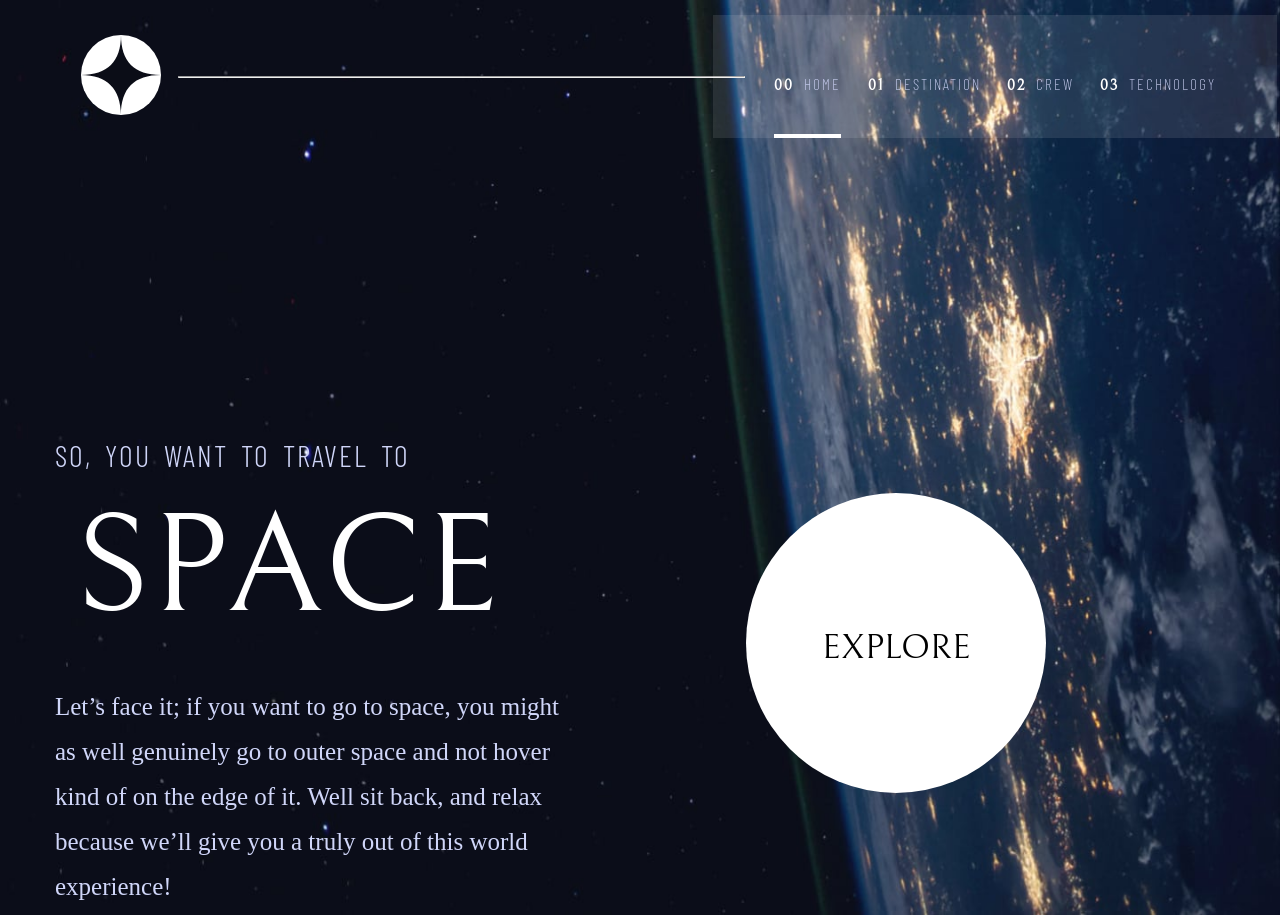
<file: index.html>
<!doctype html>
<html lang="en">
  <head>
    <meta charset="UTF-8" />
    <meta name="viewport" content="width=device-width, initial-scale=1.0" />

    <link
      rel="icon"
      type="image/png"
      sizes="32x32"
      href="./assets/favicon-32x32.png"
    />
    <link rel="stylesheet" href="css/style.css" />
    <link rel="stylesheet" href="css/index.css" />

    <title>Frontend Mentor | Space tourism website</title>
  </head>
  <body>
    <header>
      <div class="symbols">
        <div class="logo">
          <img class="headsigns" src="assets/shared/logo.svg" alt="logo" />
        </div>
        <div id="icon-hamburger">
          <img
            class="headsigns"
            src="assets/shared/icon-hamburger.svg"
            alt=""
          />
        </div>
      </div>
      <hr class="rule" />
      <nav id="nav">
        <img
          class="cancelsign"
          id="icon-close"
          src="assets/shared/icon-close.svg"
          alt=""
        />
        <ul>
          <li>
            <a href="#"><span class="digit">00</span>&nbsp; Home</a>
          </li>
          <li>
            <a href="destination.html"
              ><span class="digit">01</span>&nbsp; Destination</a
            >
          </li>
          <li>
            <a href="crew.html"><span class="digit">02</span>&nbsp; Crew</a>
          </li>
          <li>
            <a href="technology.html"
              ><span class="digit">03</span>&nbsp; Technology</a
            >
          </li>
        </ul>
      </nav>
    </header>

    <main>
      <div class="half">
        <p class="top">
          So, you want to travel to <br /><span class="large">Space</span>
        </p>
        <p class="content">
          Let’s face it; if you want to go to space, you might as well genuinely
          go to outer space and not hover kind of on the edge of it. Well sit
          back, and relax because we’ll give you a truly out of this world
          experience!
        </p>
      </div>
      <div class="explore">
        <a href="destination.html" class="aa">Explore</a>
      </div>
    </main>
    <footer></footer>
    <script src="js/script.js"></script>
  </body>
</html>
</file>
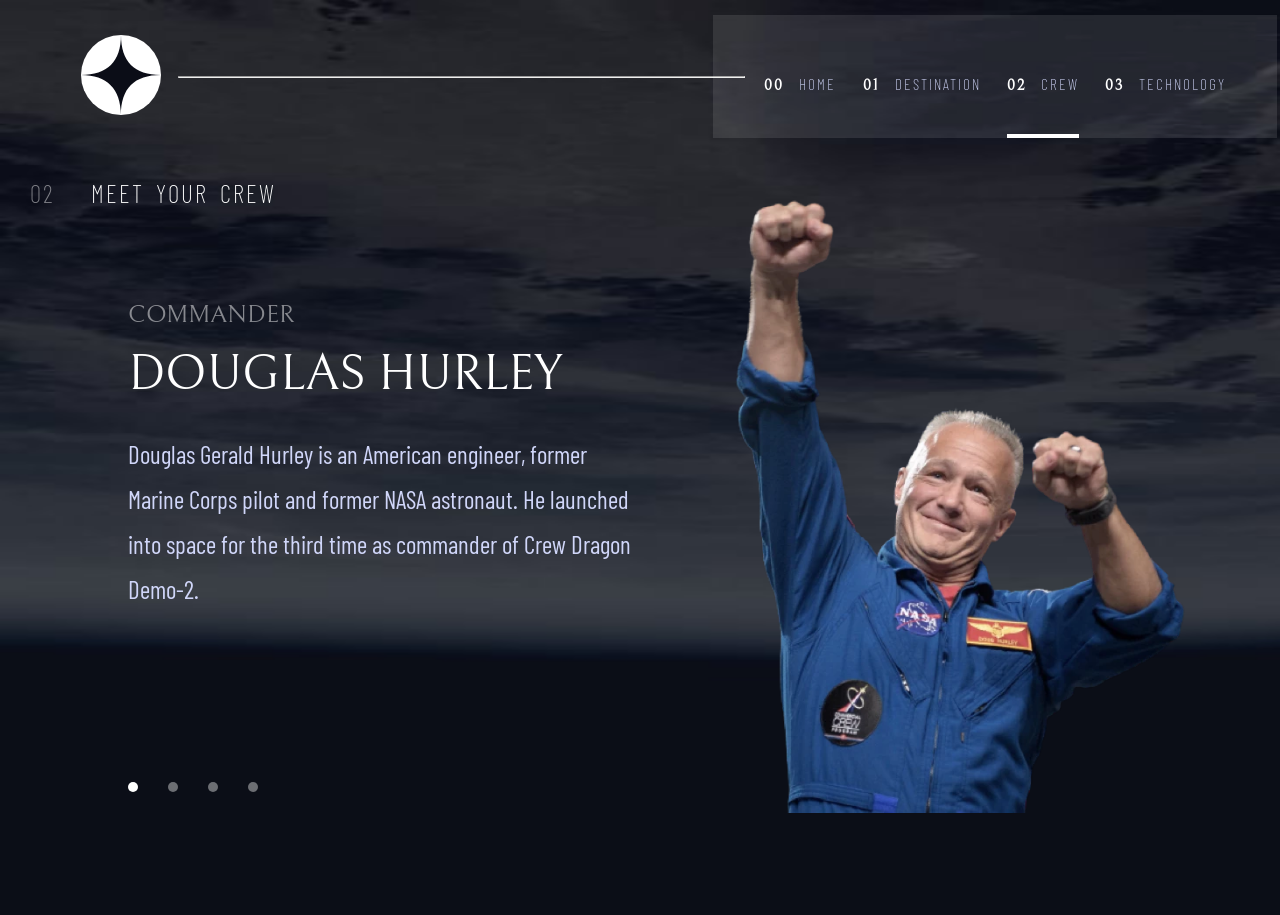
<file: crew.html>
<!doctype html>
<html lang="en">
  <head>
    <meta charset="UTF-8" />
    <meta name="viewport" content="width=device-width, initial-scale=1.0" />

    <link
      rel="icon"
      type="image/png"
      sizes="32x32"
      href="./assets/favicon-32x32.png"
    />
    <link rel="stylesheet" href="css/style.css" />
    <link rel="stylesheet" href="css/crew.css" />

    <title>Frontend Mentor | Space tourism website</title>
  </head>
  <body>
    <header>
      <div class="symbols">
        <div class="logo">
          <img class="headsigns" src="assets/shared/logo.svg" alt="logo" />
        </div>
        <div id="icon-hamburger">
          <img
            class="headsigns"
            src="assets/shared/icon-hamburger.svg"
            alt=""
          />
        </div>
      </div>
      <hr class="rule" />
      <nav id="nav">
        <img
          class="cancelsign"
          id="icon-close"
          src="assets/shared/icon-close.svg"
          alt=""
        />
        <ul>
          <li>
            <a href="index.html"
              ><span class="digit">00</span>&nbsp;&nbsp; Home</a
            >
          </li>
          <li>
            <a href="destination.html"
              ><span class="digit">01</span>&nbsp;&nbsp; Destination</a
            >
          </li>
          <li>
            <a href="#"><span class="digit">02</span>&nbsp;&nbsp; Crew</a>
          </li>
          <li>
            <a href="technology.html"
              ><span class="digit">03</span>&nbsp;&nbsp; Technology</a
            >
          </li>
        </ul>
      </nav>
    </header>
    <main>
      <div class="head-note">
        <span class="">02</span>&nbsp;&nbsp; Meet Your Crew
      </div>

      <div class="half">
        <p class="head">
          <span id="role">Commander</span> <br />
          <span id="name">Douglas Hurley</span>
        </p>
        <p class="text">
          Douglas Gerald Hurley is an American engineer, former Marine Corps
          pilot and former NASA astronaut. He launched into space for the third
          time as commander of Crew Dragon Demo-2.
        </p>
        <ul class="circle-containers">
          <li class="circle"></li>
          <li class="circle"></li>
          <li class="circle"></li>
          <li class="circle"></li>
        </ul>
      </div>
      <div class="img-div" id="">
        <img src="assets/crew/image-douglas-hurley.webp" alt="" id="image" />
      </div>
    </main>
    <footer></footer>
    <script src="js/script.js"></script>
    <script src="js/crew.js"></script>
  </body>
</html>
</file>
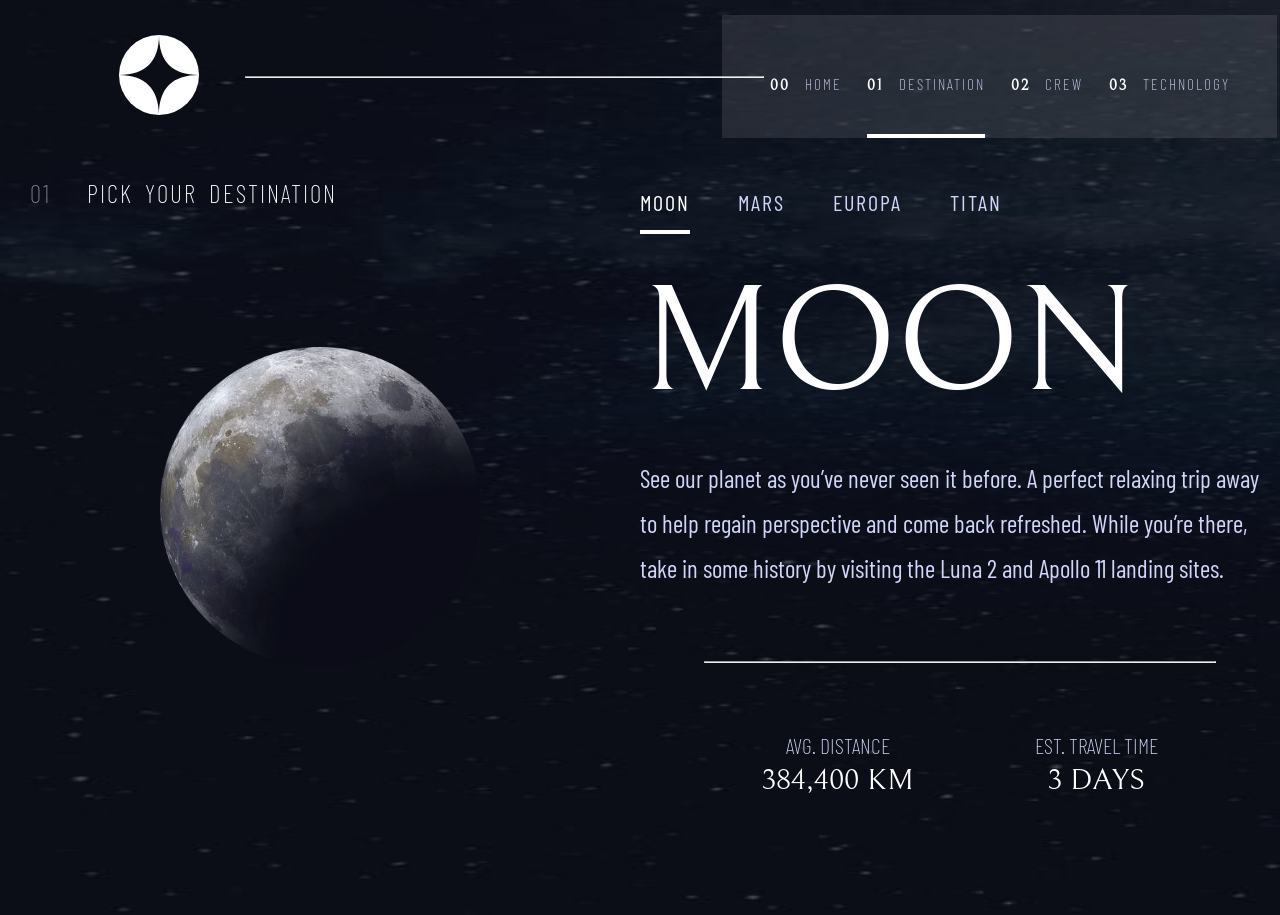
<file: destination.html>
<!doctype html>
<html lang="en">
  <head>
    <meta charset="UTF-8" />
    <meta name="viewport" content="width=device-width, initial-scale=1.0" />

    <link
      rel="icon"
      type="image/png"
      sizes="32x32"
      href="./assets/favicon-32x32.png"
    />

    <link rel="stylesheet" href="css/style.css" />
    <link rel="stylesheet" href="css/destination.css" />

    <title>Frontend Mentor | Space tourism website</title>
  </head>
  <body>
    <header>
      <div class="symbols">
        <div class="logo">
          <img class="headsigns" src="assets/shared/logo.svg" alt="logo" />
        </div>
        <div id="icon-hamburger">
          <img
            class="headsigns"
            src="assets/shared/icon-hamburger.svg"
            alt=""
          />
        </div>
      </div>
      <hr class="rule" />
      <nav id="nav">
        <img
          class="cancelsign"
          id="icon-close"
          src="assets/shared/icon-close.svg"
          alt=""
        />
        <ul>
          <li>
            <a href="index.html"
              ><span class="digit">00</span>&nbsp;&nbsp; Home</a
            >
          </li>
          <li>
            <a href="#"
              ><span class="digit">01</span>&nbsp;&nbsp; Destination</a
            >
          </li>
          <li>
            <a href="crew.html"
              ><span class="digit">02</span>&nbsp;&nbsp; Crew</a
            >
          </li>
          <li>
            <a href="technology.html"
              ><span class="digit">03</span>&nbsp;&nbsp; Technology</a
            >
          </li>
        </ul>
      </nav>
    </header>
    <main>
      <div class="head-note">
        <span class="">01</span>&nbsp;&nbsp; Pick your destination
      </div>
      <div class="img-div" id="">
        <img src="assets/destination/image-moon.webp" alt="" id="globe" />
      </div>
      <div class="half">
        <ul class="list">
          <li class="moon" id="Moon">Moon</li>
          <li class="" id="Mars">Mars</li>
          <li class="" id="Europa">Europa</li>
          <li class="" id="Titan">Titan</li>
        </ul>
        <div class="title" id="title">Moon</div>
        <p class="text" id="text">
          See our planet as you’ve never seen it before. A perfect relaxing trip
          away to help regain perspective and come back refreshed. While you’re
          there, take in some history by visiting the Luna 2 and Apollo 11
          landing sites.
        </p>
        <hr />
        <div class="rep-container">
          <p class="report">
            Avg. distance <br /><span id="dist"> 384,400 km</span>
          </p>
          <p class="report">
            Est. travel time <br /><span id="time"> 3 days </span>
          </p>
        </div>
      </div>
    </main>
    <footer></footer>
    <script src="js/script.js"></script>
    <script src="js/destination.js"></script>
  </body>
</html>
</file>
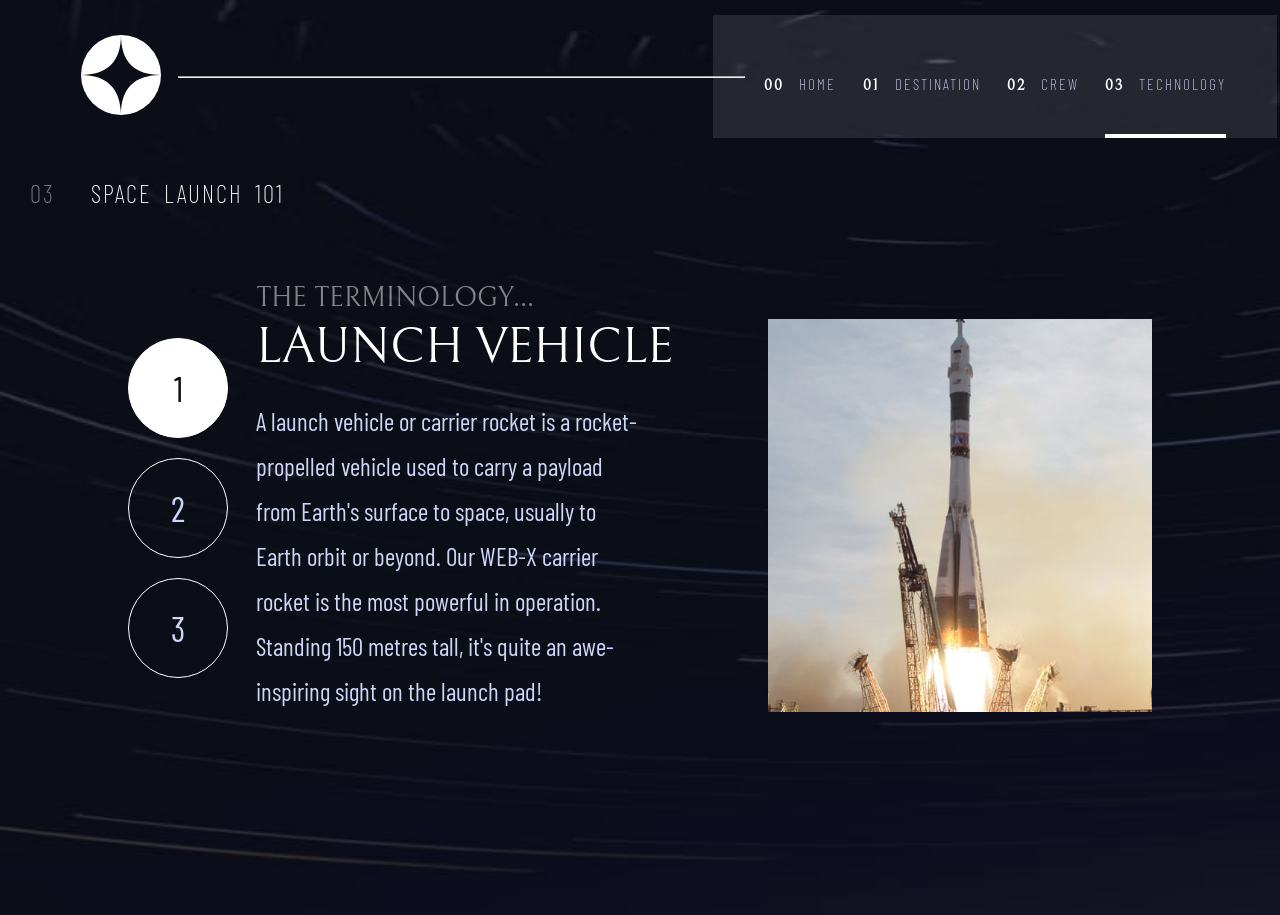
<file: technology.html>
<!doctype html>
<html lang="en">
  <head>
    <meta charset="UTF-8" />
    <meta name="viewport" content="width=device-width, initial-scale=1.0" />

    <link
      rel="icon"
      type="image/png"
      sizes="32x32"
      href="./assets/favicon-32x32.png"
    />

    <link rel="stylesheet" href="css/style.css" />
    <link rel="stylesheet" href="css/technology.css" />

    <title>Frontend Mentor | Space tourism website</title>
  </head>
  <body>
    <header>
      <div class="symbols">
        <div class="logo">
          <img class="headsigns" src="assets/shared/logo.svg" alt="logo" />
        </div>
        <div id="icon-hamburger">
          <img
            class="headsigns"
            src="assets/shared/icon-hamburger.svg"
            alt=""
          />
        </div>
      </div>
      <hr class="rule" />
      <nav id="nav">
        <img
          class="cancelsign"
          id="icon-close"
          src="assets/shared/icon-close.svg"
          alt=""
        />
        <ul>
          <li>
            <a href="index.html"
              ><span class="digit">00</span>&nbsp;&nbsp; Home</a
            >
          </li>
          <li>
            <a href="destination.html"
              ><span class="digit">01</span>&nbsp;&nbsp; Destination</a
            >
          </li>
          <li>
            <a href="crew.html"
              ><span class="digit">02</span>&nbsp;&nbsp; Crew</a
            >
          </li>
          <li>
            <a href="#"><span class="digit">03</span>&nbsp;&nbsp; Technology</a>
          </li>
        </ul>
      </nav>
    </header>
    <main>
      <div class="head-note">
        <span class="">03</span>&nbsp;&nbsp; Space launch 101
      </div>
      <div class="img-div" id="">
        <img
          src="assets/technology/image-launch-vehicle-portrait.jpg"
          alt=""
          id="image1"
        />
        <img
          src="assets/technology/image-launch-vehicle-landscape.jpg"
          alt=""
          id="image2"
        />
      </div>
      <ul class="link">
        <li class="circle">1</li>
        <li class="circle">2</li>
        <li class="circle">3</li>
      </ul>
      <div class="half">
        <div class="title">
          The terminology... <br /><span id="name">Launch vehicle</span>
        </div>
        <p class="text">
          A launch vehicle or carrier rocket is a rocket-propelled vehicle used
          to carry a payload from Earth's surface to space, usually to Earth
          orbit or beyond. Our WEB-X carrier rocket is the most powerful in
          operation. Standing 150 metres tall, it's quite an awe-inspiring sight
          on the launch pad!
        </p>
      </div>
    </main>
    <footer></footer>
    <script src="js/script.js"></script>
    <script src="js/technology.js"></script>
  </body>
</html>
</file>
<file: css/style.css>
@import url("https://fonts.googleapis.com/css2?family=Barlow+Condensed:ital,wght@0,100;0,200;0,300;0,400;0,500;0,600;0,700;0,800;0,900;1,100;1,200;1,300;1,400;1,500;1,600;1,700;1,800;1,900&family=Barlow:ital,wght@0,100;0,200;0,300;0,400;0,500;0,600;0,700;0,800;0,900;1,100;1,200;1,300;1,400;1,500;1,600;1,700;1,800;1,900&family=Bellefair&display=swap");

/* Googl fonts settings */
.bellefair-regular {
  font-family: "Bellefair", serif;
  font-weight: 400;
  font-style: normal;
}

/*  */

.barlow-thin {
  font-family: "Barlow", sans-serif;
  font-weight: 100;
  font-style: normal;
}

.barlow-extralight {
  font-family: "Barlow", sans-serif;
  font-weight: 200;
  font-style: normal;
}

.barlow-light {
  font-family: "Barlow", sans-serif;
  font-weight: 300;
  font-style: normal;
}

.barlow-regular {
  font-family: "Barlow", sans-serif;
  font-weight: 400;
  font-style: normal;
}

.barlow-medium {
  font-family: "Barlow", sans-serif;
  font-weight: 500;
  font-style: normal;
}

.barlow-semibold {
  font-family: "Barlow", sans-serif;
  font-weight: 600;
  font-style: normal;
}

.barlow-bold {
  font-family: "Barlow", sans-serif;
  font-weight: 700;
  font-style: normal;
}

.barlow-extrabold {
  font-family: "Barlow", sans-serif;
  font-weight: 800;
  font-style: normal;
}

.barlow-black {
  font-family: "Barlow", sans-serif;
  font-weight: 900;
  font-style: normal;
}

.barlow-thin-italic {
  font-family: "Barlow", sans-serif;
  font-weight: 100;
  font-style: italic;
}

.barlow-extralight-italic {
  font-family: "Barlow", sans-serif;
  font-weight: 200;
  font-style: italic;
}

.barlow-light-italic {
  font-family: "Barlow", sans-serif;
  font-weight: 300;
  font-style: italic;
}

.barlow-regular-italic {
  font-family: "Barlow", sans-serif;
  font-weight: 400;
  font-style: italic;
}

.barlow-medium-italic {
  font-family: "Barlow", sans-serif;
  font-weight: 500;
  font-style: italic;
}

.barlow-semibold-italic {
  font-family: "Barlow", sans-serif;
  font-weight: 600;
  font-style: italic;
}

.barlow-bold-italic {
  font-family: "Barlow", sans-serif;
  font-weight: 700;
  font-style: italic;
}

.barlow-extrabold-italic {
  font-family: "Barlow", sans-serif;
  font-weight: 800;
  font-style: italic;
}

.barlow-black-italic {
  font-family: "Barlow", sans-serif;
  font-weight: 900;
  font-style: italic;
}

/*  */

.barlow-condensed-thin {
  font-family: "Barlow Condensed", sans-serif;
  font-weight: 100;
  font-style: normal;
}

.barlow-condensed-extralight {
  font-family: "Barlow Condensed", sans-serif;
  font-weight: 200;
  font-style: normal;
}

.barlow-condensed-light {
  font-family: "Barlow Condensed", sans-serif;
  font-weight: 300;
  font-style: normal;
}

.barlow-condensed-regular {
  font-family: "Barlow Condensed", sans-serif;
  font-weight: 400;
  font-style: normal;
}

.barlow-condensed-medium {
  font-family: "Barlow Condensed", sans-serif;
  font-weight: 500;
  font-style: normal;
}

.barlow-condensed-semibold {
  font-family: "Barlow Condensed", sans-serif;
  font-weight: 600;
  font-style: normal;
}

.barlow-condensed-bold {
  font-family: "Barlow Condensed", sans-serif;
  font-weight: 700;
  font-style: normal;
}

.barlow-condensed-extrabold {
  font-family: "Barlow Condensed", sans-serif;
  font-weight: 800;
  font-style: normal;
}

.barlow-condensed-black {
  font-family: "Barlow Condensed", sans-serif;
  font-weight: 900;
  font-style: normal;
}

.barlow-condensed-thin-italic {
  font-family: "Barlow Condensed", sans-serif;
  font-weight: 100;
  font-style: italic;
}

.barlow-condensed-extralight-italic {
  font-family: "Barlow Condensed", sans-serif;
  font-weight: 200;
  font-style: italic;
}

.barlow-condensed-light-italic {
  font-family: "Barlow Condensed", sans-serif;
  font-weight: 300;
  font-style: italic;
}

.barlow-condensed-regular-italic {
  font-family: "Barlow Condensed", sans-serif;
  font-weight: 400;
  font-style: italic;
}

.barlow-condensed-medium-italic {
  font-family: "Barlow Condensed", sans-serif;
  font-weight: 500;
  font-style: italic;
}

.barlow-condensed-semibold-italic {
  font-family: "Barlow Condensed", sans-serif;
  font-weight: 600;
  font-style: italic;
}

.barlow-condensed-bold-italic {
  font-family: "Barlow Condensed", sans-serif;
  font-weight: 700;
  font-style: italic;
}

.barlow-condensed-extrabold-italic {
  font-family: "Barlow Condensed", sans-serif;
  font-weight: 800;
  font-style: italic;
}

.barlow-condensed-black-italic {
  font-family: "Barlow Condensed", sans-serif;
  font-weight: 900;
  font-style: italic;
}

/* ### */

:root {
  --font-color: #d0d6f9;
}

* {
  padding: 0;
  margin: 0;
  box-sizing: border-box;
}

header {
  margin-top: 15px;
}

.symbols {
  justify-content: space-between;
  align-items: center;
  display: flex;
  padding: 10px;
  padding-inline: 30px;
}

.logo {
  width: max-content;
  border-radius: 50%;
}

.headsigns {
  width: calc(100% - 20%);
}

a {
  color: var(--font-color);
  text-decoration: none;
}

a:visited {
  color: var(--font-color);
  text-decoration: none;
}

nav {
  opacity: 0;
  position: fixed;
  top: 0px;
  left: 35%;
  background: transparent;
  -webkit-backdrop-filter: blur(1em);
  backdrop-filter: blur(1em);
  width: 65%;
  height: 100%;
  color: var(--font-color);
  padding: 20px;
  text-transform: uppercase;
  transform: translateX(100%);
  transform-origin: right center;
  transition: all 0.5s ease;

  li {
    list-style-type: none;
    font-size: 19px;
    margin-bottom: 40px;
    color: white;
    font-weight: 200;
    letter-spacing: 2px;

    .digit {
      color: rgba(255, 255, 255);
      font-weight: 900;
      font-family: "Bellefair";
    }
  }

  li:hover {
    border-right: 4px solid rgba(255, 255, 255, 0.6);
  }
}

.cancelsign {
  width: 1.5em;
  margin-bottom: 40px;
  margin-left: calc(100% - 20px);
}

.head-note {
  text-align: center;
  text-transform: uppercase;
  word-spacing: 5px;
  margin-block: 20px;
  font-weight: 200;
  font-size: 19px;
  letter-spacing: 2px;
  color: white;

  span {
    color: rgba(255, 255, 255, 0.476);
  }
}

.rule {
  display: none;
}

@media (min-width: 767px) {
  .headsigns {
    width: calc(100% - 5%);
  }

  .rule {
    display: none;
  }

  .cancelsign,
  #icon-hamburger {
    display: none;
  }

  header {
    display: flex;
    gap: 20px;
    justify-content: space-between;
    align-items: center;
    margin-bottom: 10px;
  }

  nav {
    opacity: 1;
    position: static;
    -webkit-backdrop-filter: none;
    backdrop-filter: none;
    width: calc(100% - 0.5%);
    height: 100%;
    color: var(--font-color);
    padding: 20px;
    padding-bottom: 0px;
    text-transform: uppercase;
    transform: none;
    transition: none;
    background: rgba(255, 255, 255, 0.1);

    ul {
      display: flex;
      gap: 4%;

      justify-content: center;
      padding-top: 40px;
    }

    li {
      list-style-type: none;
      font-size: 19px;
      color: white;
      margin-bottom: 0px;
      font-weight: 200;
      letter-spacing: 2px;
      white-space: nowrap;

      .digit {
        color: rgba(255, 255, 255);
        font-weight: 900;
        font-family: "Bellefair";
      }
    }

    li:hover {
      border-bottom: 4px solid rgba(255, 255, 255, 0.6);
      border-right: none;
    }
  }

  .head-note {
    font-size: 25px;
    text-align: left;
    margin-left: 30px;
  }
}

@media (min-width: 1024px) {
  header {
    display: grid;
    grid-template-columns: repeat(8, 2em);
    grid-template-rows: 1fr;
    align-items: center;
    gap: 60px;
  }

  .logo {
    width: max-content;
    border-radius: 50%;
  }

  .headsigns {
    width: calc(100% + 2em);
  }

  .symbols {
    grid-column: 1 / 3;
    grid-row: 1 / -1;
    display: flex;
    justify-content: center;
    padding: 0px;
  }

  .rule {
    grid-row: 1 / -1;
    display: block;
    grid-column: 2 / 6;
  }

  nav {
    grid-row: 1 / -1;
    grid-column: 5 / -1;

    ul {
      display: flex;
      gap: 5%;
      justify-content: center;
      padding-top: 40px;

      li {
        font-size: min(1.2dvw, 19px);
      }
    }
  }
}
</file>
<file: css/index.css>
body {
  background: url("../assets/home/background-home-mobile.jpg") no-repeat center;
  min-height: 100dvh;
  background-size: 100% 100%;
  font-family: "Barlow Condensed";
}

p {
  color: var(--font-color);
  text-align: center;
  padding-inline: 55px;
}

p.top {
  text-transform: uppercase;
  word-spacing: 5px;
  letter-spacing: 2px;
  margin-block: 20px;
  font-weight: 300;
  font-size: 19px;
}

p.content {
  font-size: 18px;
  line-height: 180%;
  letter-spacing: 0px;
  font-family: "Barlow Regular";
}

span.large {
  font-size: 80px;
  font-family: "Bellefair";
  color: white;
  margin-block: 15px;
  display: inline-block;
}

.explore {
  text-transform: uppercase;
  background-color: #fff;
  width: 150px;
  height: 150px;
  text-align: center;
  padding-top: 70px;
  border-radius: 50%;
  margin-block: 10rem;
  margin-inline: auto;
  font-family: "Bellefair";

  a {
    color: black;
    text-decoration: none;
  }

  a:visited {
    color: black;
    text-decoration: none;
  }
}

nav li:nth-child(1) {
  border-right: 4px solid white;
}

@media (min-width: 767px) {
  nav li:nth-child(1) {
    border-right: none;
    border-bottom: 4px solid white;
    padding-bottom: 40px;
  }

  p.top {
    font-size: 25px;
    margin-top: 60px;

    span {
      font-size: 120px;
    }
  }

  p.content {
    font-size: 20px;
  }

  .explore {
    width: 200px;
    height: 200px;
    padding-top: 95px;
    font-size: 25px;
    margin-block: 8rem;
    cursor: pointer;
    transition: all 0.3s ease;
  }

  .explore:hover {
    box-shadow: 0px 0px 0px 80px rgba(255, 255, 255, 0.3);
  }
}

@media (min-width: 1024px) {
  body {
    background: url("../assets/home/background-home-desktop.jpg") no-repeat
      center;
    min-height: 100dvh;
    background-size: 100% 100%;
  }

  main {
    display: grid;
    grid-template-columns: repeat(10, 10dvw);
    grid-template-rows: repeat(8, 10dvh);
    align-items: center;
    justify-content: center;
  }

  .half {
    grid-column: 1 / 6;
    grid-row: 4 / -1;

    .top {
      font-size: 30px;
      text-align: left;

      span {
        padding-left: 20px;
        font-size: 140px;
      }
    }

    p.content {
      text-align: left;
      font-size: 25px;
    }
  }

  .explore {
    grid-row: 4 / -1;
    grid-column: 5 / -1;

    width: 300px;
    height: 300px;
    padding-top: 135px;
    font-size: 35px;
    margin-block: 8rem;
  }
}
</file>
<file: css/crew.css>
body {
  background: url(../assets/crew/background-crew-mobile.jpg) no-repeat center;
  min-height: 100dvh;
  background-size: 100% 100%;
  font-family: "Barlow Condensed";
  color: var(--font-color);
}

.img-div {
  margin-block: 40px;
  text-align: center;
  img {
    width: 60%;
  }
}

.head {
  color: rgba(255, 255, 255, 0.492);
  text-align: center;
  text-transform: uppercase;
  font-family: "Bellefair";
  font-size: 18px;
  line-height: 30px;
  margin-block: 80px 20px;

  span#name {
    font-size: 25px;
    color: white;
  }
}

.circle-containers {
  display: flex;
  justify-content: center;
  gap: 25px;
  margin-block: 20px;
}

.circle {
  width: 10px;
  height: 10px;
  list-style-type: none;
  border-radius: 50%;
  background: rgba(255, 255, 255, 0.4);

  cursor: pointer;

  &:hover {
    background: rgba(255, 255, 255, 0.8);
  }
}

.text {
  text-align: center;
  padding-inline: 40px;
  padding-bottom: 20px;
  line-height: 180%;
  margin-bottom: 50px;
}

nav li:nth-child(3) {
  border-right: 4px solid white;
}

@media (min-width: 767px) {
  nav li:nth-child(3) {
    border-right: none;
    border-bottom: 4px solid white;
    padding-bottom: 40px;
  }

  .head {
    font-size: 25px;
    line-height: 60px;

    span#name {
      font-size: 40px;
    }
  }

  .text {
    font-size: 20px;
  }

  .img-div {
    img {
      width: 50%;
    }
  }
}

@media (min-width: 1024px) {
  main {
    display: grid;
    grid-template-columns: repeat(10, 10dvw);
    grid-template-rows: repeat(8, 10dvh);
    align-items: center;
    justify-content: center;
  }

  .head-note {
    grid-column: 1 / 6;
    grid-row: 1 / 1;
  }

  .half {
    grid-row: 1 / -1;
    grid-column: 2 / 6;

    p.text {
      text-align: left;
      font-size: 25px;
      padding-inline: 0px;
    }
  }

  .img-div {
    grid-row: 1 / -1;
    grid-column: 6 / -1;

    img {
      width: 50dvh;
    }
  }

  .head {
    font-size: 25px;
    text-align: left;

    span#name {
      font-size: 50px;
    }
  }

  .circle-containers {
    margin-top: 150px;
    gap: 30px;
    justify-content: left;
  }
}
</file>
<file: css/destination.css>
body {
  background: url(../assets/destination/background-destination-mobile.jpg)
    no-repeat center;
  min-height: 100dvh;
  min-width: 100dvw;
  background-size: 100% 100%;
  font-family: Barlow Condensed;
  color: var(--font-color);
}

/* .head-note {
  text-align: center;
  text-transform: uppercase;
  word-spacing: 5px;
  margin-block: 20px;
  font-weight: 200;
  font-size: 19px;
  letter-spacing: 2px;
  color: white;

  span {
    color: rgba(255, 255, 255, 0.476);
  }
} */

.img-div {
  margin-block: 40px;
  text-align: center;
  img {
    width: 45%;
  }
}

.list {
  margin: 0 auto;
  width: 70%;
  display: flex;
  justify-content: space-between;

  li {
    text-transform: uppercase;
    list-style-type: none;
    letter-spacing: 2px;

    cursor: pointer;

    &:hover {
      border-bottom: 4px solid rgba(255, 255, 255, 0.734);
    }
  }
}

.title {
  margin-block: 25px;
  font-size: 65px;
  font-weight: 100;
  color: white;
  text-transform: uppercase;
  text-align: center;
  font-family: "Bellefair";
}

.text {
  text-align: center;
  padding-inline: 40px;
  padding-bottom: 20px;
  line-height: 180%;
}

hr {
  width: 80%;
  margin: 0 auto;
}

.report {
  margin-top: 15px;
  line-height: 35px;
  text-align: center;
  text-transform: uppercase;
  font-size: 18px;
  font-weight: 200;

  span {
    font-size: 25px;
    font-weight: 400;
    color: white;
    font-family: "Bellefair";
  }
}

nav li:nth-child(2) {
  border-right: 4px solid white;
}

@media (min-width: 767px) {
  nav li:nth-child(2) {
    border-right: none;
    border-bottom: 4px solid white;
    padding-bottom: 40px;
  }

  .list {
    justify-content: center;
    font-size: 22px;
    gap: 3rem;
  }

  .title {
    font-size: 75px;
  }

  .text {
    font-size: 20px;
  }

  .report {
    font-size: 22px;
    span {
      font-size: 30px;
    }
  }

  .rep-container {
    display: flex;
    justify-content: space-evenly;
    padding-bottom: 30px;
  }
}

@media (min-width: 1024px) {
  /* The default header styling had some disruption in the destination.html 😓 */
  header {
    grid-template-columns: repeat(15, 1em);
  }

  .symbols {
    grid-column: 2 / 4;
  }

  .rule {
    grid-column: 3 / 11;
  }

  nav {
    grid-column: 9 / -1;
  }

  /* #### */

  main {
    display: grid;
    grid-template-columns: repeat(10, 10dvw);
    grid-template-rows: repeat(8, 10dvh);
    align-items: center;
    justify-content: center;
  }

  .head-note {
    grid-column: 1 / 6;
    grid-row: 1 / 1;
  }

  .half {
    grid-row: 1 / -1;
    grid-column: 6 / -1;

    p.text {
      text-align: left;
      font-size: 25px;
      padding-inline: 0px;
    }
  }

  .img-div {
    grid-row: 1 / -1;
    grid-column: 1 / 6;

    img {
      width: 50%;
    }
  }

  .title {
    font-size: 150px;
    text-align: left;
    /* border: 2px solid white; */
  }

  .list {
    margin: 0;
    justify-content: left;
  }

  hr {
    margin-block: 50px;
  }
}
</file>
<file: css/technology.css>
body {
  background: url(../assets/technology/background-technology-mobile.jpg)
    no-repeat center;
  min-height: 100dvh;
  background-size: 100% 100%;
  font-family: "Barlow Condensed";
  color: var(--font-color);
}

.img-div {
  margin-block: 40px 25px;
  text-align: center;

  img {
    width: 100%;
  }
}

#image2 {
  display: none;
}

.link {
  display: flex;
  justify-content: center;
  gap: 20px;

  li {
    display: flex;
    justify-content: center;
    align-items: center;
    list-style-type: none;
    width: 50px;
    height: 50px;
    border: 1px solid white;
    border-radius: 50%;
    cursor: pointer;
  }

  li:hover {
    background: rgba(255, 255, 255, 0.5);
    color: black;
    border: 5px solid rgba(255, 255, 255, 0.8);
  }
}

.title {
  color: rgba(255, 255, 255, 0.492);
  text-align: center;
  text-transform: uppercase;
  font-family: "Bellefair";
  font-size: 18px;
  line-height: 40px;
  margin-block: 40px 20px;

  span {
    font-size: 25px;
    color: white;
  }
}

.text {
  text-align: center;
  padding-inline: 40px;
  padding-bottom: 20px;
  line-height: 180%;
  margin-bottom: 50px;
}

nav li:nth-child(4) {
  border-right: 4px solid white;
}

@media (min-width: 767px) {
  nav li:nth-child(4) {
    border-right: none;
    border-bottom: 4px solid white;
    padding-bottom: 40px;
  }

  .title {
    font-size: 25px;
    line-height: 50px;

    span {
      font-size: 40px;
    }
  }

  .text {
    font-size: 20px;
  }

  .link {
    font-size: 20px;
  }

  #image1 {
    display: none;
  }

  #image2 {
    display: block;
  }
}

@media (min-width: 1024px) {
  #image1 {
    display: block;
  }

  #image2 {
    display: none;
  }

  main {
    display: grid;
    grid-template-columns: repeat(10, 10dvw);
    grid-template-rows: repeat(8, 10dvh);
    align-items: center;
    justify-content: center;
  }

  .head-note {
    grid-column: 1 / 6;
    grid-row: 1 / 1;
  }

  .half {
    grid-row: 1 / -1;
    grid-column: 3 / 6;

    p.text {
      text-align: left;
      font-size: 25px;
      padding-inline: 0px;
    }
  }

  .img-div {
    grid-row: 1 / -1;
    grid-column: 7 / -1;

    img {
      width: min(30dvw, 50dvh);
    }
  }

  .head {
    font-size: 25px;
    text-align: left;

    span#name {
      font-size: 40px;
    }
  }

  .title {
    font-size: 28px;
    line-height: 50px;
    text-align: left;

    span {
      font-size: 50px;
      white-space: nowrap;
    }
  }

  .link {
    grid-row: 1 / -1;
    grid-column: 2 / 2;
    display: flex;
    flex-direction: column;
    justify-content: center;
    gap: 20px;
    font-size: 35px;

    li {
      width: 100px;
      height: 100px;
    }
  }
}
</file>
